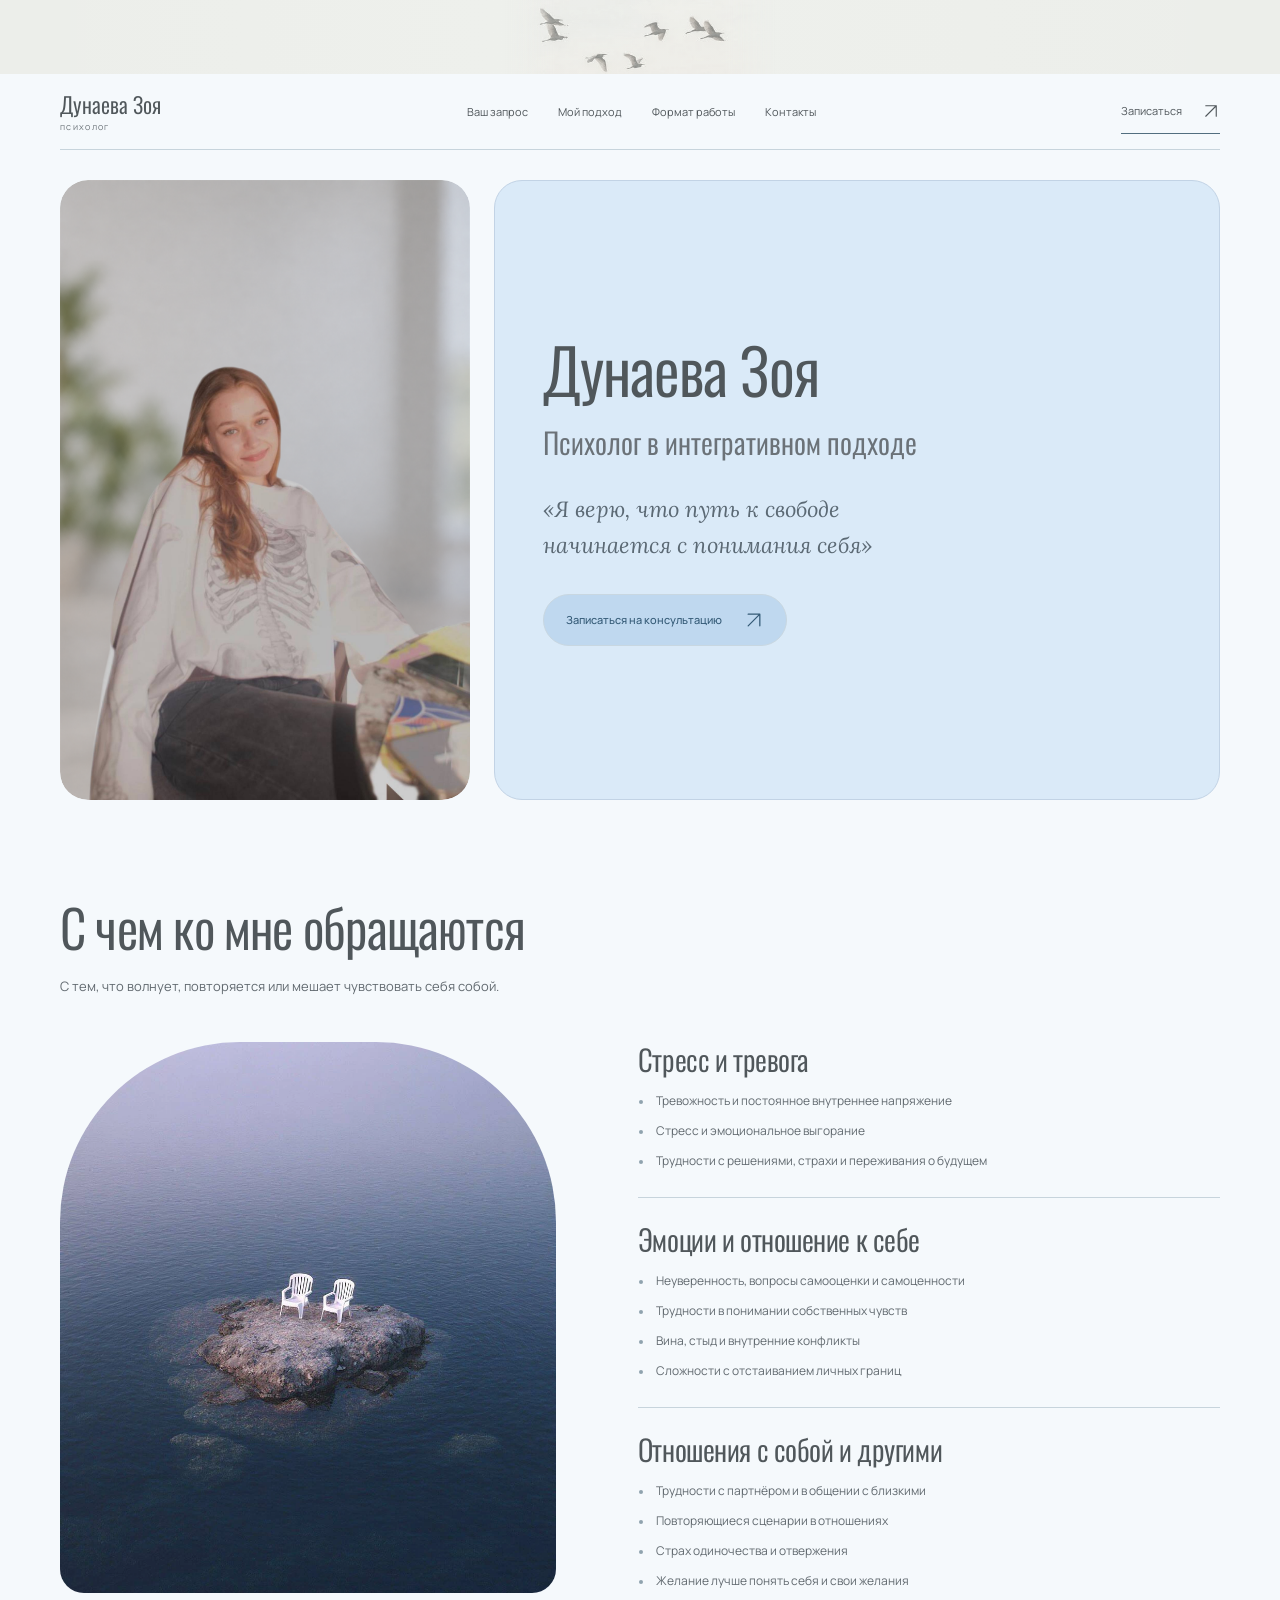
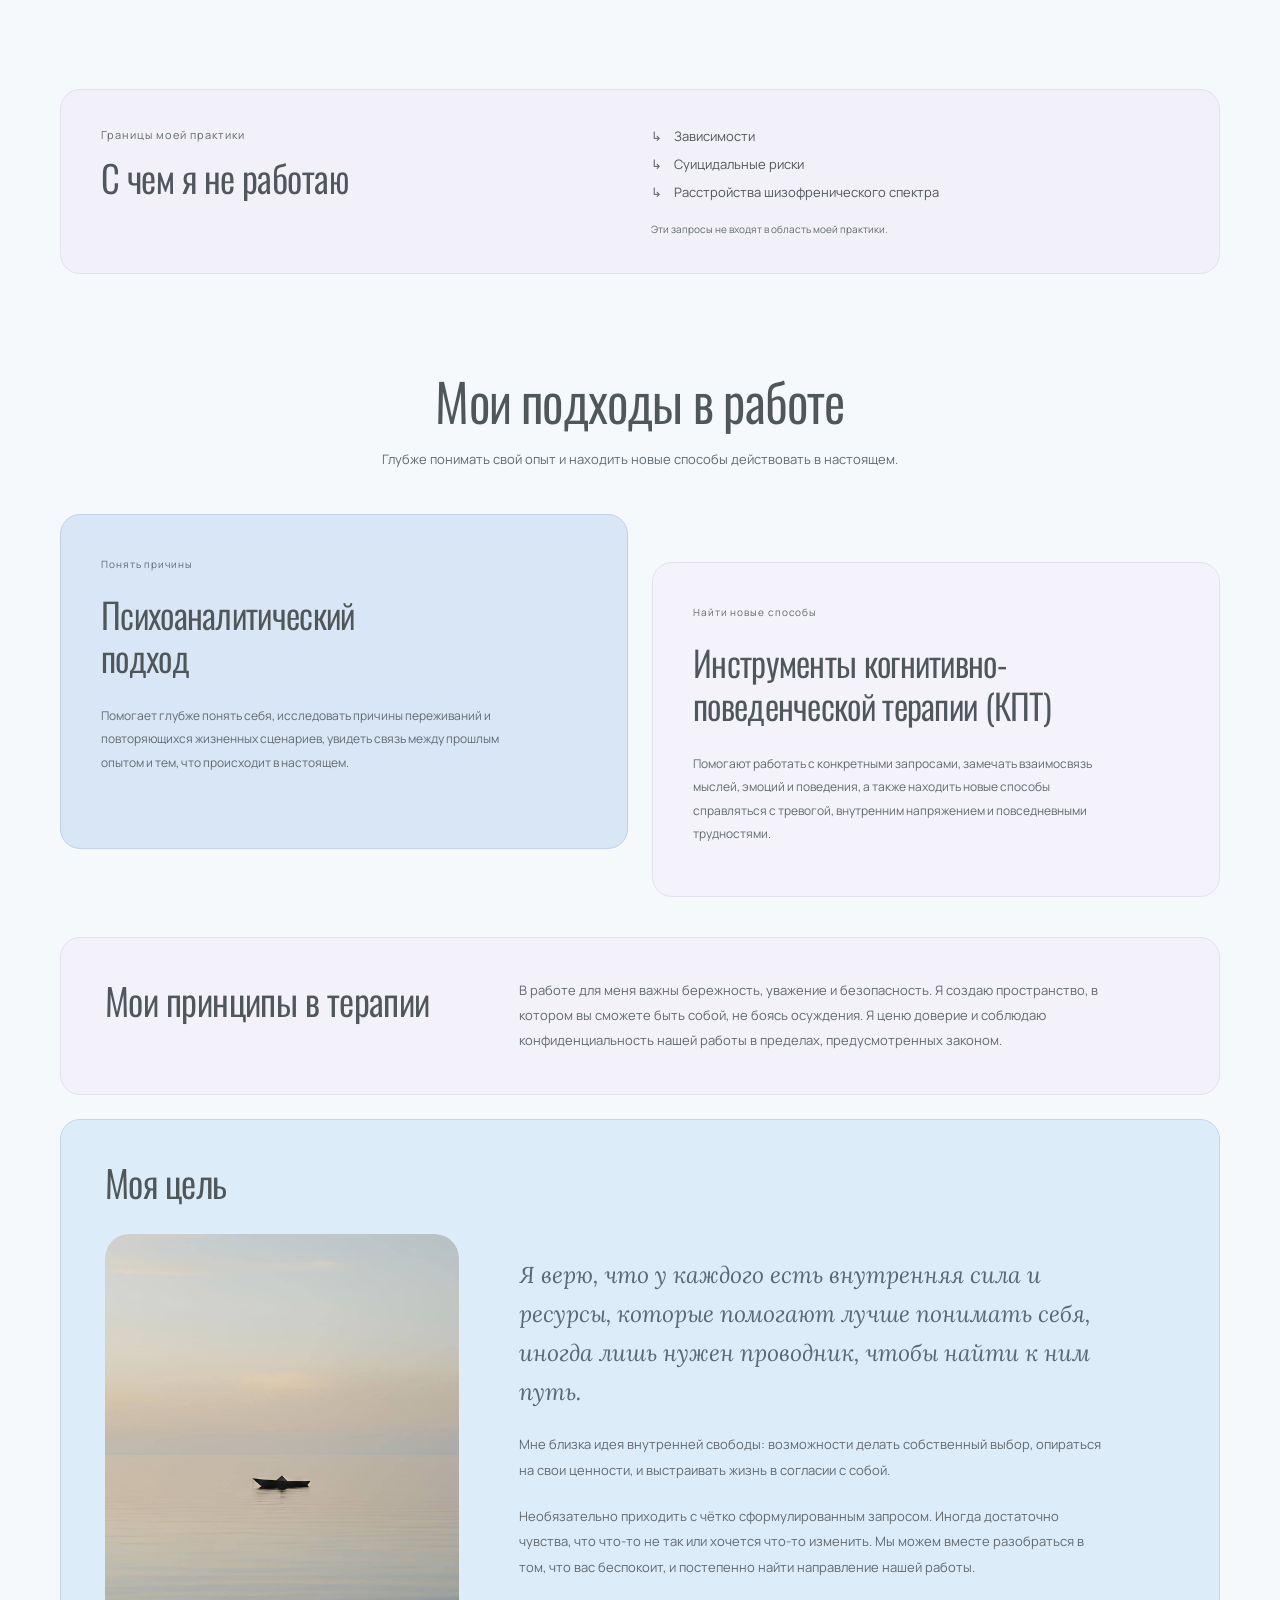
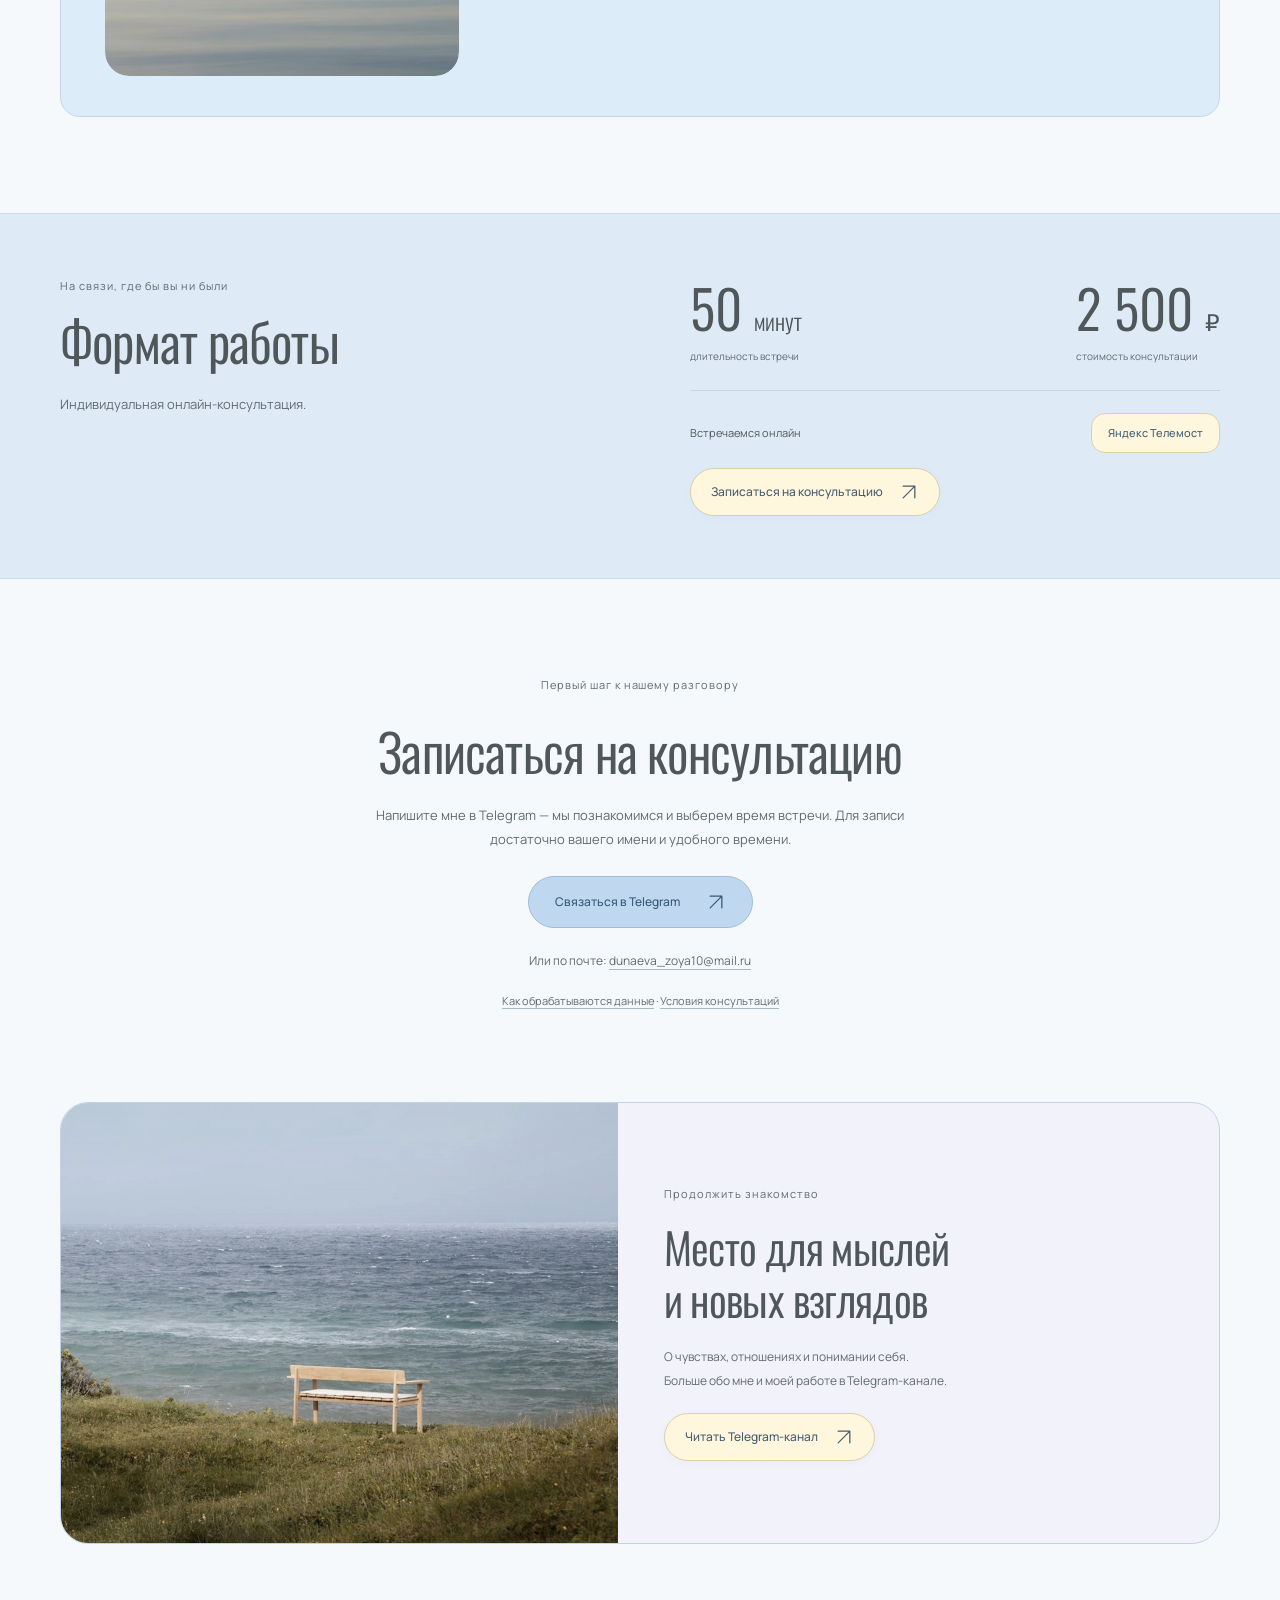
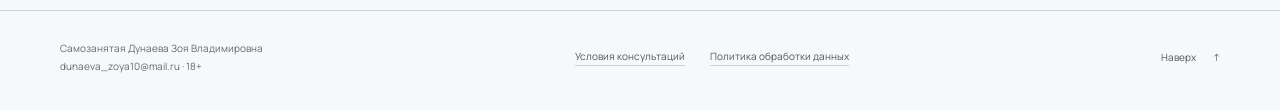
<file: index.html>
<!doctype html>
<html lang="ru">
<head>
  <meta charset="utf-8">
  <meta name="viewport" content="width=device-width,initial-scale=1">
  <meta name="theme-color" content="#eaf0f3">
  <meta name="description" content="Дунаева Зоя, психолог в интегративном подходе. Индивидуальные онлайн-консультации: 50 минут, 2 500 ₽. Запись в Telegram.">
  <meta name="robots" content="noindex, nofollow">
  <title>Дунаева Зоя | Психолог в интегративном подходе</title>
  <link rel="icon" href="assets/favicon.svg" type="image/svg+xml">
  <link rel="preload" href="assets/oswald.woff2" as="font" type="font/woff2" crossorigin>
  <link rel="stylesheet" href="styles.css?v=20261028-2">
  <script src="app.js" defer></script>
</head>
<body>
  <a class="skip-link" href="#main">Перейти к содержимому</a>
  <div class="sky-strip" aria-hidden="true"><div class="sky-birds"><img src="assets/birds.webp" alt="" width="474" height="683"></div></div>
  <header class="header">
    <div class="container header-inner">
      <a class="wordmark" href="#home">Дунаева Зоя<span>психолог</span></a>
      <nav id="navigation" class="navigation" aria-label="Основная навигация"><a href="#requests">Ваш запрос</a><a href="#approach">Мой подход</a><a href="#format">Формат работы</a><a href="#contacts">Контакты</a></nav>
      <a class="nav-contact" href="#contacts">Записаться <svg class="arrow-icon" viewBox="0 0 24 24" fill="none" aria-hidden="true" focusable="false"><path d="M5 19 19 5M5 5h14v14" stroke="currentColor" stroke-width="1.5" stroke-linecap="round" stroke-linejoin="round"/></svg></a>
      <button class="menu-toggle" type="button" aria-label="Открыть меню" aria-expanded="false" aria-controls="navigation"><span></span><span></span></button>
    </div>
  </header>

  <main id="main">
    <section class="hero container" id="home" aria-labelledby="hero-title">
      <div class="hero-portrait"><img class="portrait" src="assets/portrait-neutral-soft.webp" alt="Зоя Дунаева" width="1354" height="2048" fetchpriority="high"></div>
      <div class="hero-copy"><h1 id="hero-title">Дунаева Зоя</h1><p class="hero-role">Психолог в интегративном подходе</p><p class="hero-quote">«Я верю, что путь к свободе начинается с понимания себя»</p><a class="button button-blue" href="#contacts">Записаться на консультацию <svg class="arrow-icon" viewBox="0 0 24 24" fill="none" aria-hidden="true" focusable="false"><path d="M5 19 19 5M5 5h14v14" stroke="currentColor" stroke-width="1.5" stroke-linecap="round" stroke-linejoin="round"/></svg></a></div>
    </section>

    <section class="requests section container" id="requests" aria-labelledby="requests-title">
      <div class="section-heading"><h2 id="requests-title">С чем ко мне обращаются</h2><p>С тем, что волнует, повторяется или мешает чувствовать себя собой.</p></div>
      <div class="requests-layout"><figure class="chairs-photo"><img src="assets/chairs-blue.webp" alt="Два белых стула на небольшом островке среди голубого моря" width="960" height="1200" loading="lazy"></figure>
        <div class="request-groups"><article class="request-group"><h3>Стресс и тревога</h3><ul><li>Тревожность и постоянное внутреннее напряжение</li><li>Стресс и эмоциональное выгорание</li><li>Трудности с решениями, страхи и переживания о будущем</li></ul></article><article class="request-group"><h3>Эмоции и отношение к себе</h3><ul><li>Неуверенность, вопросы самооценки и самоценности</li><li>Трудности в понимании собственных чувств</li><li>Вина, стыд и внутренние конфликты</li><li>Сложности с отстаиванием личных границ</li></ul></article><article class="request-group"><h3>Отношения с собой и другими</h3><ul><li>Трудности с партнёром и в общении с близкими</li><li>Повторяющиеся сценарии в отношениях</li><li>Страх одиночества и отвержения</li><li>Желание лучше понять себя и свои желания</li></ul></article></div>
      </div>
    </section>

    <section class="boundaries container" aria-labelledby="boundaries-title"><div><p class="small-label">Границы моей практики</p><h2 id="boundaries-title">С чем я не работаю</h2></div><div class="boundaries-content"><ul><li>Зависимости</li><li>Суицидальные риски</li><li>Расстройства шизофренического спектра</li></ul><p>Эти запросы не входят в область моей практики.</p></div></section>

    <section class="approaches section container" id="approach" aria-labelledby="approach-title"><div class="section-heading"><h2 id="approach-title">Мои подходы в работе</h2><p>Глубже понимать свой опыт и находить новые способы действовать в настоящем.</p></div><div class="approach-grid"><article class="approach-card approach-deep"><p class="approach-caption">Понять причины</p><h3>Психоанали&shy;тический<br>подход</h3><p>Помогает глубже понять себя, исследовать причины переживаний и повторяющихся жизненных сценариев, увидеть связь между прошлым опытом и тем, что происходит в настоящем.</p></article><article class="approach-card approach-practical"><p class="approach-caption">Найти новые способы</p><h3>Инструменты когнитивно-<br>поведен&shy;ческой терапии (КПТ)</h3><p>Помогают работать с конкретными запросами, замечать взаимосвязь мыслей, эмоций и поведения, а также находить новые способы справляться с тревогой, внутренним напряжением и повседневными трудностями.</p></article></div></section>

    <section class="values container" id="principles" aria-label="Мои принципы и цель терапии">
      <article class="values-card values-principles" aria-labelledby="principles-title">
        <h2 id="principles-title">Мои принципы в терапии</h2>
        <div class="values-body"><p>В работе для меня важны бережность, уважение и безопасность. Я создаю пространство, в котором вы сможете быть собой, не боясь осуждения. Я ценю доверие и соблюдаю конфиденциальность нашей работы в пределах, предусмотренных законом.</p></div>
      </article>
      <article class="values-card values-goal" aria-labelledby="goal-title">
        <div class="goal-visual"><h2 id="goal-title">Моя цель</h2><figure class="goal-photo"><img src="assets/goal-boat.jpg" alt="Небольшая лодка на спокойной воде" width="1200" height="1800" loading="lazy"></figure></div>
        <div class="values-body">
          <p class="values-quote"><em>Я верю, что у каждого есть внутренняя сила и ресурсы, которые помогают лучше понимать себя, иногда лишь нужен проводник, чтобы найти к ним путь.</em></p>
          <p>Мне близка идея внутренней свободы: возможности делать собственный выбор, опираться на свои ценности, и выстраивать жизнь в согласии с собой.</p>
          <p>Необязательно приходить с чётко сформулированным запросом. Иногда достаточно чувства, что что-то не так или хочется что-то изменить. Мы можем вместе разобраться в том, что вас беспокоит, и постепенно найти направление нашей работы.</p>
        </div>
      </article>
    </section>

    <section class="format-section" id="format" aria-labelledby="format-title"><div class="container format-layout"><div class="format-intro"><p class="small-label">На связи, где бы вы ни были</p><h2 id="format-title">Формат работы</h2><p>Индивидуальная онлайн-консультация.</p></div><div class="format-details"><div class="format-numbers"><div><span class="format-value">50 <small>минут</small></span><p>длительность встречи</p></div><div><span class="format-value">2 500 <small>₽</small></span><p>стоимость консультации</p></div></div><div class="platform-row"><span>Встречаемся онлайн</span><strong class="platform-badge">Яндекс Телемост</strong></div><a class="button button-pastel" href="#contacts">Записаться на консультацию <svg class="arrow-icon" viewBox="0 0 24 24" fill="none" aria-hidden="true" focusable="false"><path d="M5 19 19 5M5 5h14v14" stroke="currentColor" stroke-width="1.5" stroke-linecap="round" stroke-linejoin="round"/></svg></a></div></div></section>

    <section class="contacts section container" id="contacts" aria-labelledby="contacts-title">
      <p class="small-label">Первый шаг к нашему разговору</p><h2 id="contacts-title">Записаться на консультацию</h2>
      <p class="contact-intro">Напишите мне в Telegram — мы познакомимся и выберем время встречи. Для записи достаточно вашего имени и удобного времени.</p>
      <a class="button button-blue" href="https://t.me/dunaevazoya" target="_blank" rel="noopener noreferrer">Связаться в Telegram <svg class="arrow-icon" viewBox="0 0 24 24" fill="none" aria-hidden="true" focusable="false"><path d="M5 19 19 5M5 5h14v14" stroke="currentColor" stroke-width="1.5" stroke-linecap="round" stroke-linejoin="round"/></svg></a>
      <p class="contact-email">Или по почте: <a href="mailto:dunaeva_zoya10@mail.ru">dunaeva_zoya10@mail.ru</a></p>
      <p class="contact-legal"><a href="privacy/">Как обрабатываются данные</a><span aria-hidden="true"> · </span><a href="terms/">Условия консультаций</a></p>
    </section>

    <section class="journal container" aria-labelledby="journal-title"><div class="journal-photo"><img class="journal-image" src="assets/sea.webp" alt="Скамейка на тихом морском берегу" width="900" height="1600" loading="lazy"></div><div class="journal-content"><p class="small-label">Продолжить знакомство</p><h2 id="journal-title">Место для мыслей<br>и новых взглядов</h2><p>О чувствах, отношениях и понимании себя.<br>Больше обо мне и моей работе в Telegram-канале.</p><a class="button button-pastel" href="https://t.me/justliveandgo" target="_blank" rel="noopener noreferrer">Читать Telegram-канал <svg class="arrow-icon" viewBox="0 0 24 24" fill="none" aria-hidden="true" focusable="false"><path d="M5 19 19 5M5 5h14v14" stroke="currentColor" stroke-width="1.5" stroke-linecap="round" stroke-linejoin="round"/></svg></a></div></section>
  </main>

  <footer class="footer"><div class="container footer-inner"><p>Самозанятая Дунаева Зоя Владимировна<br><a href="mailto:dunaeva_zoya10@mail.ru">dunaeva_zoya10@mail.ru</a> · 18+</p><div class="footer-links"><a href="terms/">Условия консультаций</a><a href="privacy/">Политика обработки данных</a></div><a href="#home" aria-label="Наверх страницы">Наверх <span aria-hidden="true">↑</span></a></div></footer>
</body>
</html>
</file>
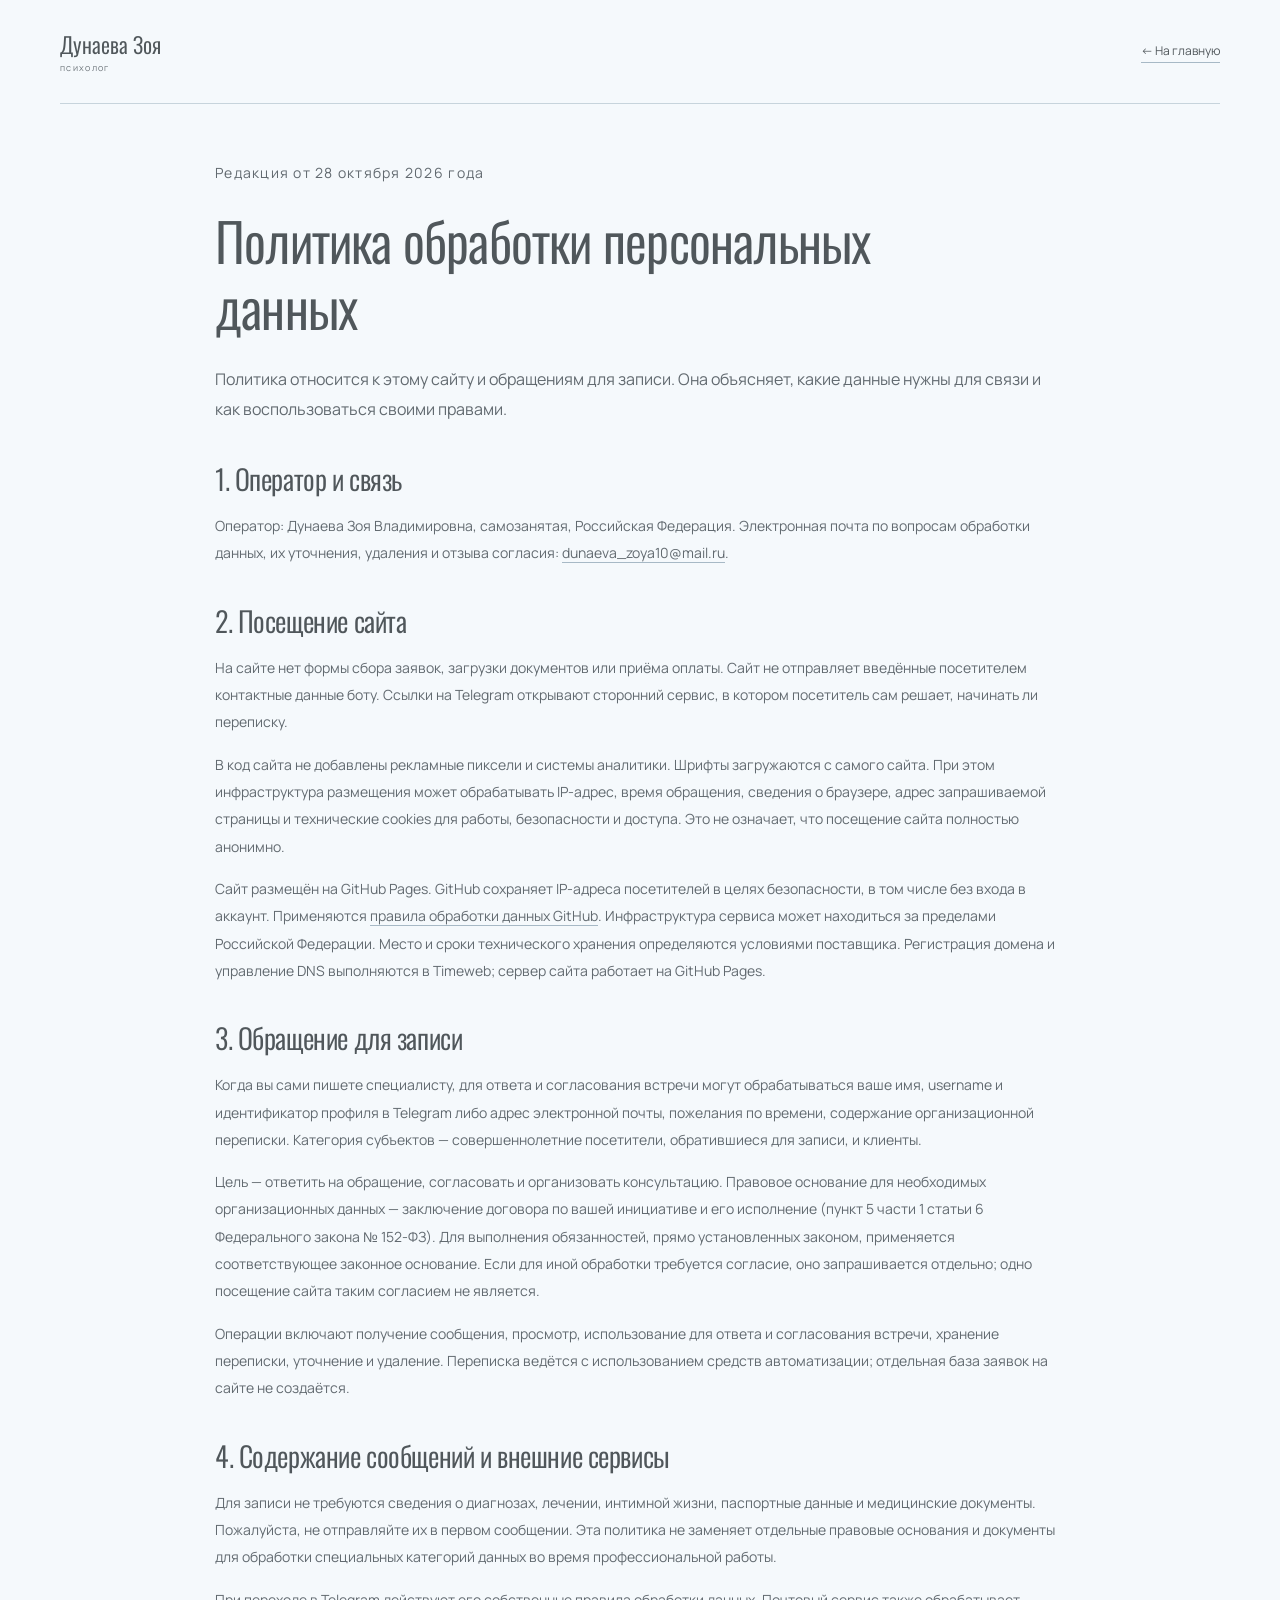
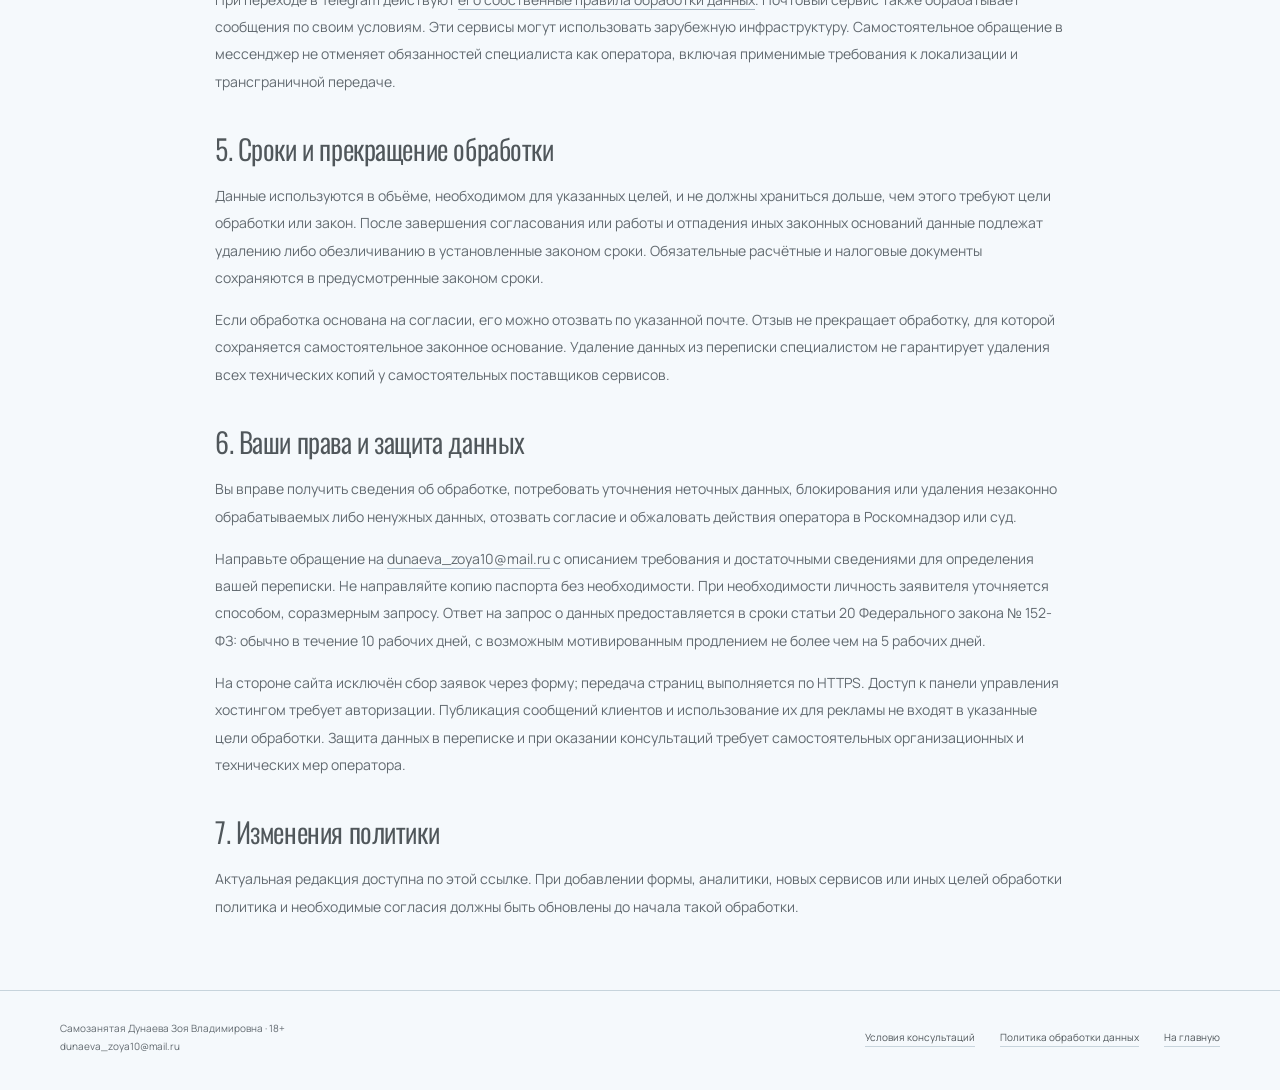
<file: privacy/index.html>
<!doctype html><html lang="ru"><head><meta charset="utf-8"><meta name="viewport" content="width=device-width,initial-scale=1"><meta name="robots" content="noindex,nofollow"><title>Политика обработки персональных данных | Дунаева Зоя</title><link rel="icon" href="../assets/favicon.svg" type="image/svg+xml"><link rel="stylesheet" href="../styles.css"></head><body><header class="legal-header container"><a class="wordmark" href="../">Дунаева Зоя<span>психолог</span></a><a href="../">← На главную</a></header><main class="legal-document container"><p class="small-label">Редакция от 28 октября 2026 года</p><h1>Политика обработки персональных данных</h1><p class="legal-lead">Политика относится к этому сайту и обращениям для записи. Она объясняет, какие данные нужны для связи и как воспользоваться своими правами.</p><section><h2>1. Оператор и связь</h2><p>Оператор: Дунаева Зоя Владимировна, самозанятая, Российская Федерация. Электронная почта по вопросам обработки данных, их уточнения, удаления и отзыва согласия: <a href="mailto:dunaeva_zoya10@mail.ru">dunaeva_zoya10@mail.ru</a>.</p></section><section><h2>2. Посещение сайта</h2><p>На сайте нет формы сбора заявок, загрузки документов или приёма оплаты. Сайт не отправляет введённые посетителем контактные данные боту. Ссылки на Telegram открывают сторонний сервис, в котором посетитель сам решает, начинать ли переписку.</p><p>В код сайта не добавлены рекламные пиксели и системы аналитики. Шрифты загружаются с самого сайта. При этом инфраструктура размещения может обрабатывать IP-адрес, время обращения, сведения о браузере, адрес запрашиваемой страницы и технические cookies для работы, безопасности и доступа. Это не означает, что посещение сайта полностью анонимно.</p><p>Сайт размещён на GitHub Pages. GitHub сохраняет IP-адреса посетителей в целях безопасности, в том числе без входа в аккаунт. Применяются <a href="https://docs.github.com/en/site-policy/privacy-policies/github-general-privacy-statement" target="_blank" rel="noopener noreferrer">правила обработки данных GitHub</a>. Инфраструктура сервиса может находиться за пределами Российской Федерации. Место и сроки технического хранения определяются условиями поставщика. Регистрация домена и управление DNS выполняются в Timeweb; сервер сайта работает на GitHub Pages.</p></section><section><h2>3. Обращение для записи</h2><p>Когда вы сами пишете специалисту, для ответа и согласования встречи могут обрабатываться ваше имя, username и идентификатор профиля в Telegram либо адрес электронной почты, пожелания по времени, содержание организационной переписки. Категория субъектов — совершеннолетние посетители, обратившиеся для записи, и клиенты.</p><p>Цель — ответить на обращение, согласовать и организовать консультацию. Правовое основание для необходимых организационных данных — заключение договора по вашей инициативе и его исполнение (пункт 5 части 1 статьи 6 Федерального закона № 152-ФЗ). Для выполнения обязанностей, прямо установленных законом, применяется соответствующее законное основание. Если для иной обработки требуется согласие, оно запрашивается отдельно; одно посещение сайта таким согласием не является.</p><p>Операции включают получение сообщения, просмотр, использование для ответа и согласования встречи, хранение переписки, уточнение и удаление. Переписка ведётся с использованием средств автоматизации; отдельная база заявок на сайте не создаётся.</p></section><section><h2>4. Содержание сообщений и внешние сервисы</h2><p>Для записи не требуются сведения о диагнозах, лечении, интимной жизни, паспортные данные и медицинские документы. Пожалуйста, не отправляйте их в первом сообщении. Эта политика не заменяет отдельные правовые основания и документы для обработки специальных категорий данных во время профессиональной работы.</p><p>При переходе в Telegram действуют <a href="https://telegram.org/privacy" target="_blank" rel="noopener noreferrer">его собственные правила обработки данных</a>. Почтовый сервис также обрабатывает сообщения по своим условиям. Эти сервисы могут использовать зарубежную инфраструктуру. Самостоятельное обращение в мессенджер не отменяет обязанностей специалиста как оператора, включая применимые требования к локализации и трансграничной передаче.</p></section><section><h2>5. Сроки и прекращение обработки</h2><p>Данные используются в объёме, необходимом для указанных целей, и не должны храниться дольше, чем этого требуют цели обработки или закон. После завершения согласования или работы и отпадения иных законных оснований данные подлежат удалению либо обезличиванию в установленные законом сроки. Обязательные расчётные и налоговые документы сохраняются в предусмотренные законом сроки.</p><p>Если обработка основана на согласии, его можно отозвать по указанной почте. Отзыв не прекращает обработку, для которой сохраняется самостоятельное законное основание. Удаление данных из переписки специалистом не гарантирует удаления всех технических копий у самостоятельных поставщиков сервисов.</p></section><section><h2>6. Ваши права и защита данных</h2><p>Вы вправе получить сведения об обработке, потребовать уточнения неточных данных, блокирования или удаления незаконно обрабатываемых либо ненужных данных, отозвать согласие и обжаловать действия оператора в Роскомнадзор или суд.</p><p>Направьте обращение на <a href="mailto:dunaeva_zoya10@mail.ru">dunaeva_zoya10@mail.ru</a> с описанием требования и достаточными сведениями для определения вашей переписки. Не направляйте копию паспорта без необходимости. При необходимости личность заявителя уточняется способом, соразмерным запросу. Ответ на запрос о данных предоставляется в сроки статьи 20 Федерального закона № 152-ФЗ: обычно в течение 10 рабочих дней, с возможным мотивированным продлением не более чем на 5 рабочих дней.</p><p>На стороне сайта исключён сбор заявок через форму; передача страниц выполняется по HTTPS. Доступ к панели управления хостингом требует авторизации. Публикация сообщений клиентов и использование их для рекламы не входят в указанные цели обработки. Защита данных в переписке и при оказании консультаций требует самостоятельных организационных и технических мер оператора.</p></section><section><h2>7. Изменения политики</h2><p>Актуальная редакция доступна по этой ссылке. При добавлении формы, аналитики, новых сервисов или иных целей обработки политика и необходимые согласия должны быть обновлены до начала такой обработки.</p></section></main><footer class="footer"><div class="container footer-inner"><p>Самозанятая Дунаева Зоя Владимировна · 18+<br/><a href="mailto:dunaeva_zoya10@mail.ru">dunaeva_zoya10@mail.ru</a></p><div class="footer-links"><a href="../terms/">Условия консультаций</a><a href="../privacy/">Политика обработки данных</a><a href="../">На главную</a></div></div></footer></body></html>
</file>
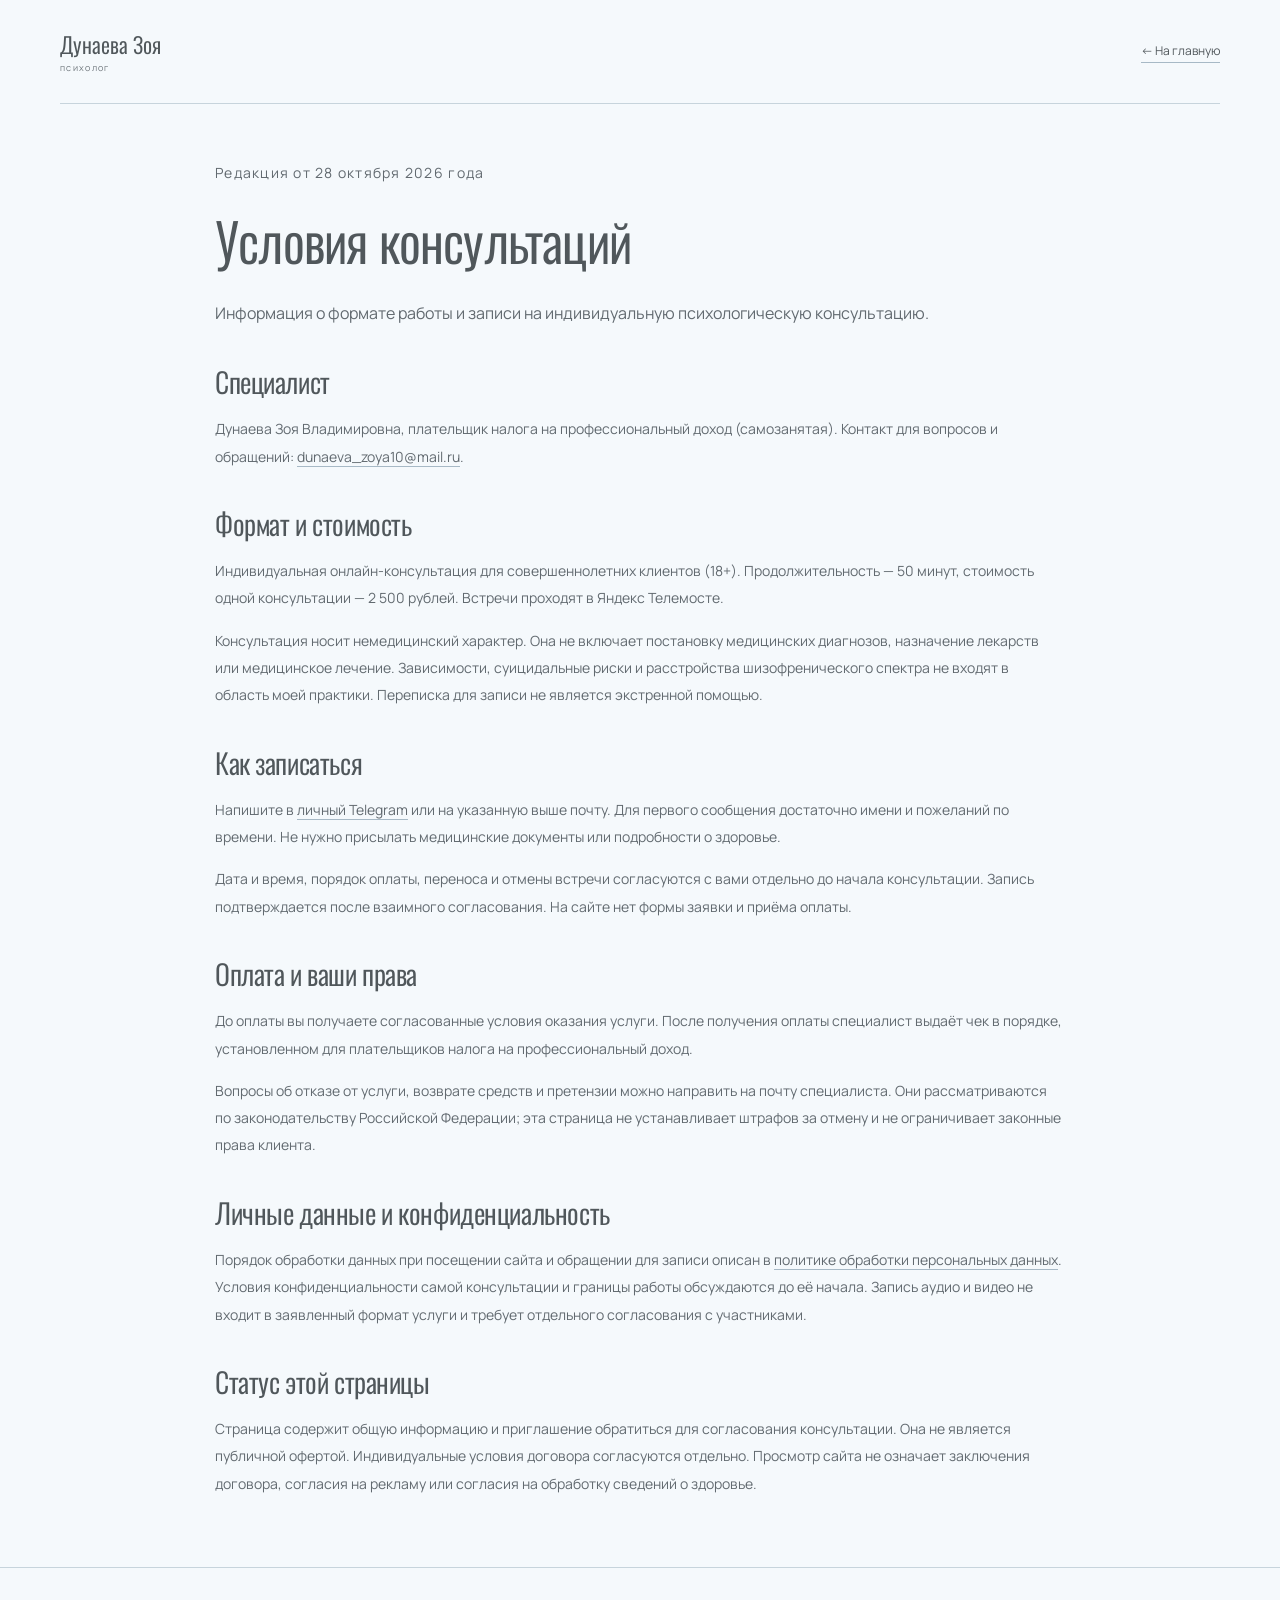
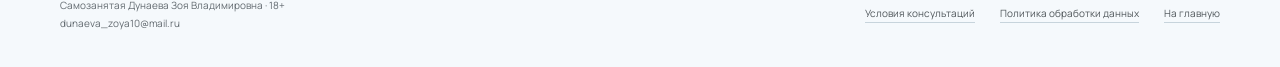
<file: terms/index.html>
<!doctype html><html lang="ru"><head><meta charset="utf-8"><meta name="viewport" content="width=device-width,initial-scale=1"><meta name="robots" content="noindex,nofollow"><title>Условия консультаций | Дунаева Зоя</title><link rel="icon" href="../assets/favicon.svg" type="image/svg+xml"><link rel="stylesheet" href="../styles.css"></head><body><header class="legal-header container"><a class="wordmark" href="../">Дунаева Зоя<span>психолог</span></a><a href="../">← На главную</a></header><main class="legal-document container"><p class="small-label">Редакция от 28 октября 2026 года</p><h1>Условия консультаций</h1><p class="legal-lead">Информация о формате работы и записи на индивидуальную психологическую консультацию.</p><section><h2>Специалист</h2><p>Дунаева Зоя Владимировна, плательщик налога на профессиональный доход (самозанятая). Контакт для вопросов и обращений: <a href="mailto:dunaeva_zoya10@mail.ru">dunaeva_zoya10@mail.ru</a>.</p></section><section><h2>Формат и стоимость</h2><p>Индивидуальная онлайн-консультация для совершеннолетних клиентов (18+). Продолжительность — 50 минут, стоимость одной консультации — 2 500 рублей. Встречи проходят в Яндекс Телемосте.</p><p>Консультация носит немедицинский характер. Она не включает постановку медицинских диагнозов, назначение лекарств или медицинское лечение. Зависимости, суицидальные риски и расстройства шизофренического спектра не входят в область моей практики. Переписка для записи не является экстренной помощью.</p></section><section><h2>Как записаться</h2><p>Напишите в <a href="https://t.me/dunaevazoya" target="_blank" rel="noopener noreferrer">личный Telegram</a> или на указанную выше почту. Для первого сообщения достаточно имени и пожеланий по времени. Не нужно присылать медицинские документы или подробности о здоровье.</p><p>Дата и время, порядок оплаты, переноса и отмены встречи согласуются с вами отдельно до начала консультации. Запись подтверждается после взаимного согласования. На сайте нет формы заявки и приёма оплаты.</p></section><section><h2>Оплата и ваши права</h2><p>До оплаты вы получаете согласованные условия оказания услуги. После получения оплаты специалист выдаёт чек в порядке, установленном для плательщиков налога на профессиональный доход.</p><p>Вопросы об отказе от услуги, возврате средств и претензии можно направить на почту специалиста. Они рассматриваются по законодательству Российской Федерации; эта страница не устанавливает штрафов за отмену и не ограничивает законные права клиента.</p></section><section><h2>Личные данные и конфиденциальность</h2><p>Порядок обработки данных при посещении сайта и обращении для записи описан в <a href="../privacy/">политике обработки персональных данных</a>. Условия конфиденциальности самой консультации и границы работы обсуждаются до её начала. Запись аудио и видео не входит в заявленный формат услуги и требует отдельного согласования с участниками.</p></section><section><h2>Статус этой страницы</h2><p>Страница содержит общую информацию и приглашение обратиться для согласования консультации. Она не является публичной офертой. Индивидуальные условия договора согласуются отдельно. Просмотр сайта не означает заключения договора, согласия на рекламу или согласия на обработку сведений о здоровье.</p></section></main><footer class="footer"><div class="container footer-inner"><p>Самозанятая Дунаева Зоя Владимировна · 18+<br/><a href="mailto:dunaeva_zoya10@mail.ru">dunaeva_zoya10@mail.ru</a></p><div class="footer-links"><a href="../terms/">Условия консультаций</a><a href="../privacy/">Политика обработки данных</a><a href="../">На главную</a></div></div></footer></body></html>
</file>
<file: styles.css>
@font-face{font-family:'Cormorant Garamond';src:url('assets/cormorant-garamond-italic.woff2') format('woff2');font-style:italic;font-weight:300 700;font-display:swap}
@font-face{font-family:Lora;src:url('assets/lora-italic.woff2') format('woff2');font-style:italic;font-weight:400 700;font-display:swap}
@font-face{font-family:Oswald;src:url('assets/oswald.woff2') format('woff2');font-style:normal;font-weight:200 700;font-display:swap}
@font-face{font-family:Manrope;src:url('assets/manrope.woff2') format('woff2');font-style:normal;font-weight:200 800;font-display:swap}
@font-face{font-family:Cormorant;src:url('assets/cormorant.woff2') format('woff2');font-style:normal;font-weight:300 700;font-display:swap}
/* Soft blue-gray surfaces; cream is reserved for the primary action.
   Radii: pill actions, 28px feature surfaces, 20px content panels.
   Layers: sticky navigation 10, accessibility link 30, native dialog top layer. */
:root{--page:#f5f9fc;--surface:#fafcfd;--wash:#e5edf1;--ink:#50575b;--muted:#626a70;--line:#c7d4dc;--blue:#526e7f;--blue-hover:#425d6d;--hero:#daeaf8;--cream:#f6f0de;--soft-white:#f8fbfd;--action:#bfd8ef;--action-hover:#adcce6;--action-ink:#345a76;--radius:28px;color-scheme:light}
*{box-sizing:border-box}html{scroll-behavior:smooth;scroll-padding-top:96px}body{margin:0;background:var(--page);color:var(--ink);font-family:Manrope,Arial,sans-serif;font-size:14px;line-height:1.8;font-weight:400;-webkit-font-smoothing:antialiased}a{color:inherit;text-decoration:none}button{font:inherit;cursor:pointer}button,a{-webkit-tap-highlight-color:transparent}button{color:inherit}h1,h2,h3,p,figure,ul{margin:0}h1,h2,h3{font-family:Oswald,'Arial Narrow',sans-serif;font-weight:350;line-height:1.18;letter-spacing:-.015em}h2{font-size:clamp(36px,4.2vw,52px)}p{color:var(--muted)}a:focus-visible,button:focus-visible{outline:2px solid var(--blue);outline-offset:5px}::selection{background:var(--blue);color:var(--surface)}.container{width:min(1160px,calc(100% - 96px));margin-inline:auto}.section{padding-block:96px}.small-label{font-size:11px;letter-spacing:.09em;font-weight:400}.button{min-height:48px;max-width:100%;display:inline-flex;align-items:center;justify-content:center;gap:26px;padding:15px 26px;border-radius:100px;border:1px solid transparent;font-size:12px;font-weight:500;line-height:1.65;white-space:nowrap;transition:background .2s,transform .2s,box-shadow .2s}.arrow-icon{display:block;width:19px;height:19px;flex:none}
.button .arrow-icon{width:20px;height:20px}.button:active{transform:translateY(1px)}.button-cream{background:var(--cream);color:#344c59}.button-cream:hover{background:#fff9e9;box-shadow:0 5px 18px #263c4414}.button-blue{background:var(--action);color:var(--action-ink);border-color:#9dbed9}.button-blue:hover{background:var(--action-hover)}.button-pastel{background:#fff6de;color:#465e70;border:1px solid #ddcfaa;box-shadow:0 3px 10px #54789809;white-space:normal;text-align:left;justify-content:space-between;gap:16px;padding:13px 20px;max-width:100%}.button-pastel:hover{background:#fffbe9;border-color:#cabc94}.text-link{display:inline-flex;align-items:center;gap:30px;font-size:12px;line-height:1.6;padding:8px 0;border:0;border-bottom:1px solid var(--line);background:transparent;color:var(--ink);transition:color .2s,border-color .2s}.text-link span{font-size:21px;font-weight:300}.text-link:hover{color:var(--blue-hover);border-color:var(--blue)}.skip-link{position:fixed;left:20px;top:-80px;z-index:30;background:var(--blue);color:var(--surface);padding:10px 15px}.skip-link:focus{top:15px}
.sky-strip{height:74px;background:#eceeea;overflow:hidden;position:relative}.sky-strip::after{content:'';position:absolute;inset:0;background:linear-gradient(90deg,#eceeea00,#f8faf632 45%,#eceeea00);pointer-events:none}.sky-birds{position:absolute;inset:0;margin:auto;width:270px;overflow:hidden;mask-image:linear-gradient(90deg,transparent,#000 18%,#000 82%,transparent)}.sky-birds img{position:absolute;width:100%;height:auto;top:50%;transform:translateY(-55%);filter:saturate(.25) brightness(1.14);opacity:.54}.header{position:sticky;top:0;z-index:10;background:#f5f9fcf5;backdrop-filter:blur(12px)}.header-inner{height:76px;display:flex;justify-content:space-between;align-items:center;gap:25px;border-bottom:1px solid var(--line)}.wordmark{font-family:Oswald,'Arial Narrow',sans-serif;font-size:22px;font-weight:350;white-space:nowrap;line-height:1.3}.wordmark span{display:block;font-family:Manrope,Arial,sans-serif;font-size:9px;letter-spacing:.15em;color:var(--muted);margin-top:3px}.navigation{display:flex;gap:30px;align-items:center;font-size:11px}.navigation a{white-space:nowrap;padding-block:6px;transition:color .2s}.navigation a:hover{color:#213f52}.nav-contact{display:inline-flex;align-items:center;gap:20px;min-height:44px;font-size:11px;border-bottom:1px solid var(--blue);padding:6px 0;white-space:nowrap}.nav-contact .arrow-icon{width:18px;height:18px}.menu-toggle{display:none;background:none;border:0;padding:10px}.menu-toggle span{display:block;width:22px;height:1px;margin:6px 0;background:var(--ink)}
/* Separate photo and text panels; frame boundaries provide natural cropping. */
.hero{margin-top:30px;display:grid;grid-template-columns:minmax(0,410px) minmax(0,1fr);gap:24px;height:auto;min-height:0;isolation:isolate;align-items:stretch}
.hero-portrait{position:relative;height:auto;min-width:0;overflow:hidden;border-radius:var(--radius);align-self:start}
.portrait{display:block;width:100%;height:auto;border-radius:inherit}
.hero-copy{height:100%;display:flex;flex-direction:column;align-items:flex-start;justify-content:center;padding:42px 48px;border-radius:var(--radius);background:var(--hero);min-width:0}
.hero h1{color:var(--ink);font-size:clamp(47px,4.9vw,68px);font-weight:350;line-height:1.12}
.hero-role{font-family:Oswald,'Arial Narrow',sans-serif;font-weight:350;color:#6b7278;font-size:29px;line-height:1.4;margin-top:17px}
.hero-quote{font-family:Lora,Georgia,serif;font-style:italic;color:#5b6974;font-size:22px;line-height:1.65;font-weight:400;max-width:360px;margin-top:29px;letter-spacing:normal;text-wrap:balance}
.hero .button{margin-top:30px;font-size:11px;padding:15px 22px;gap:22px;border-color:#c8d7e1}
.hero .button:focus-visible{outline-color:var(--blue)}
.section-heading{max-width:760px;margin-bottom:44px}.section-heading>p{font-size:13px;margin-top:17px;max-width:600px}.requests-layout{display:grid;grid-template-columns:.92fr 1.08fr;gap:82px;align-items:start}.chairs-photo{padding-top:9px;position:sticky;top:115px}.chairs-photo img{display:block;width:100%;aspect-ratio:4/4.7;object-fit:cover;object-position:50% 65%;border-radius:180px 180px 24px 24px;filter:saturate(.25);opacity:.9}.request-group+.request-group{margin-top:24px;padding-top:24px;border-top:1px solid var(--line)}.request-group h3{font-size:29px;margin-bottom:14px}.request-group ul{list-style:none;padding:0;display:grid;gap:8px}.request-group li{position:relative;padding-left:18px;color:var(--muted);font-size:12px;line-height:1.85}.request-group li::before{content:'';width:4px;height:4px;border-radius:50%;background:#8fa3ae;position:absolute;left:1px;top:10px}
.boundaries{background:#f2f0f8;border-radius:20px;padding:35px 40px;display:grid;grid-template-columns:1fr 1.1fr;gap:70px}.boundaries .small-label{margin-bottom:12px}.boundaries h2{font-size:37px}.boundaries-content{align-self:center}.boundaries-content ul{list-style:none;padding:0;display:grid;gap:5px}.boundaries-content li{font-size:13px}.boundaries-content li::before{content:'↳';margin-right:12px;color:var(--muted)}.boundaries-content>p{font-size:10px;margin-top:15px}
.approaches{padding-bottom:40px}.approaches .section-heading{text-align:center;margin-inline:auto;margin-bottom:42px}.approaches .section-heading p{margin-inline:auto}.approach-grid{display:grid;grid-template-columns:1fr 1fr;gap:24px;align-items:start}.approach-card{padding:40px 40px 43px;border-radius:20px;position:relative;overflow:hidden;min-height:335px}.approach-deep{background:#d8e6f6}.approach-practical{background:#f4f2fa;margin-top:48px}.approach-caption{font-size:10px;letter-spacing:.09em;margin-bottom:20px}.approach-card h3{hyphens:manual;overflow-wrap:break-word;font-size:35px;line-height:1.25;letter-spacing:-.02em;position:relative}.approach-card>p:last-child{font-size:12px;line-height:1.95;margin-top:24px;max-width:415px;position:relative}.approach-abbreviation{position:absolute;right:24px;top:30px;font-family:Oswald,sans-serif;font-weight:200;line-height:1;font-size:74px;letter-spacing:-.04em;color:#d7e1e5;opacity:.7;pointer-events:none}.approach-practical h3{max-width:365px}
.format-section{padding-block:62px;background:#deebf7}.format-layout{display:grid;grid-template-columns:1fr 1fr;gap:100px}.format-intro .small-label{margin-bottom:15px}.format-intro>p:last-child{font-size:13px;max-width:325px;margin-top:21px}.format-details{align-self:center}.format-numbers{display:flex;gap:65px;justify-content:space-between}.format-value{font-family:Oswald,'Arial Narrow',sans-serif;font-size:53px;font-weight:350;line-height:1.2;white-space:nowrap}.format-value small{font-size:23px;font-weight:300}.format-numbers p{font-size:10px;margin-top:8px}.platform-row{display:flex;flex-wrap:wrap;justify-content:space-between;gap:12px;align-items:center;border-top:1px solid var(--line);padding-top:22px;margin-top:25px;font-size:11px}.platform-row strong{font-weight:500}.platform-badge{display:inline-flex;align-items:center;justify-content:center;padding:10px 16px;background:#fff6de;border:1px solid #ddcfaa;border-radius:14px;color:#46637a;line-height:1.6}.platform-row strong span{margin-left:14px}.format-details .button{margin-top:15px}
.contacts{text-align:center;padding-block:96px 90px}.contacts .small-label{margin-bottom:22px}.contacts h2{font-size:clamp(36px,4.2vw,52px);line-height:1.3}.contacts h2>span{color:var(--muted)}.contacts .button{margin-top:32px}.availability-note{font-size:10px;margin-top:14px}.journal{display:grid;grid-template-columns:1fr 1.08fr;overflow:hidden;min-height:370px;border-radius:var(--radius);background:#f1f2fa;margin-bottom:66px}.journal-photo{position:relative;min-width:0;overflow:hidden}.journal-photo::after{content:"";position:absolute;inset:0;background:linear-gradient(to bottom,#6b92b344,transparent 66%);pointer-events:none;mix-blend-mode:multiply}.journal-image{display:block;width:100%;height:100%;max-height:440px;object-fit:cover;object-position:center 67%;filter:saturate(.65)}.journal-content{padding:42px 46px;align-self:center}.journal-content .small-label{margin-bottom:17px}.journal-content h2{font-size:43px;line-height:1.2}.journal-content>p:not(.small-label):not(.channel-note){font-size:12px;line-height:1.95;margin-top:21px}.journal-content .button{margin-top:21px}.journal-content .channel-note{font-size:9px;margin-top:10px}.footer{padding-block:28px 35px;border-top:1px solid var(--line)}.footer-inner{display:flex;justify-content:space-between;gap:25px;align-items:center}.footer p,.footer a,.footer button{font-size:10px}.footer-links{display:flex;gap:25px}.footer button{background:none;padding:3px 0;border:0;border-bottom:1px solid var(--line);color:var(--muted)}.footer a>span{margin-left:15px}
.notice-dialog{border:1px solid var(--line);border-radius:24px;background:var(--page);color:var(--ink);padding:44px 38px 35px;width:min(460px,calc(100% - 32px));max-height:85vh;box-shadow:0 16px 70px #354d5b26}.notice-dialog::backdrop{background:#334b5966;backdrop-filter:blur(5px)}.notice-dialog .small-label{font-size:10px;max-width:85%;margin-bottom:20px}.notice-dialog h2{font-size:39px;line-height:1.2;max-width:340px}.notice-dialog #notice-description{font-size:13px;margin-top:22px;line-height:1.85}.dialog-close{position:absolute;right:19px;top:12px;font-size:29px;font-weight:300;padding:3px 8px;border:0;background:transparent;line-height:1.3}.notice-dialog .button{margin-top:28px;padding:12px 28px;font-size:12px}
@media(min-width:1500px){.hero{height:auto}.portrait{min-height:0}}
@media(max-width:1100px){.container{width:calc(100% - 64px)}.hero-copy{padding:45px 28px}.hero{height:auto;grid-template-columns:minmax(0,.9fr) minmax(0,1.1fr)}.portrait{min-height:0}.hero h1{font-size:57px}.hero-role{font-size:27px}.hero-quote{font-size:21px}.navigation{gap:22px}.requests-layout{gap:55px}.format-layout{gap:65px}.approach-card{padding:35px 30px}.approach-card h3{font-size:32px}.approach-abbreviation{font-size:65px}.boundaries{gap:45px}.journal-content{padding:35px}.journal-content h2{font-size:39px}}
@media(max-width:850px){.container{width:calc(100% - 48px)}.header-inner{height:70px;gap:18px}.navigation{gap:18px;font-size:10px}.wordmark{font-size:20px}.nav-contact{font-size:10px}.nav-contact{gap:13px}.hero{margin-top:24px;height:auto;min-height:0}.hero-copy{padding:35px 23px}.hero h1{font-size:48px}.hero-role{font-size:24px}.hero-quote{font-size:21px;margin-top:22px}.hero-kicker{font-size:8px;margin-bottom:20px}.hero .button{font-size:10px;padding:13px 17px;gap:17px;margin-top:26px}.portrait{min-height:0}.requests-layout{gap:37px}.request-group h3{font-size:26px}.request-group li{font-size:11px}.chairs-photo img{aspect-ratio:4/6}.boundaries{padding:30px;gap:32px}.boundaries h2{font-size:33px}.boundaries-content li{font-size:11px}.approach-card{padding:30px 25px;min-height:365px}.approach-card h3{font-size:29px}.approach-card>p:last-child{font-size:11px}.format-layout{gap:40px}.format-numbers{gap:20px}.format-value{font-size:46px}.format-value small{font-size:19px}.platform-row{font-size:10px}.journal-content{padding:32px}.journal-content h2{font-size:34px}.journal-content>p:not(.small-label):not(.channel-note){font-size:11px}.footer-inner{gap:15px}.footer-links{gap:17px}.footer p,.footer a,.footer button{font-size:9px}}
@media(max-width:700px){html{scroll-padding-top:90px}.container{width:calc(100% - 36px)}.section{padding-block:64px}.sky-strip{height:48px}.sky-birds{width:210px}.sky-birds img{transform:translateY(-55%)}.header-inner{height:69px}.wordmark{font-size:21px}.wordmark span{font-size:8px}.nav-contact{margin-left:auto;font-size:10px}.nav-contact{gap:16px}.menu-toggle{display:block;margin-right:-5px}.navigation{display:none;position:absolute;top:69px;left:0;right:0;background:var(--page);padding:24px;border-bottom:1px solid var(--line);font-size:13px;gap:15px;box-shadow:0 10px 20px #354d5b0d}.navigation.is-open{display:flex;flex-direction:column;align-items:flex-start}.hero{margin-top:18px;grid-template-columns:1fr;height:auto;min-height:0;gap:14px}.hero-portrait{height:auto;min-height:0;order:0;border-radius:24px}.portrait{min-height:0;height:auto;border-radius:24px}.hero-portrait::after{box-shadow:none}.hero-copy{order:1;padding:30px 28px 34px;border-radius:24px}.hero h1{font-size:clamp(45px,12vw,65px)}.hero-kicker{font-size:8px;letter-spacing:.08em;margin-bottom:15px}.hero-role{font-size:26px;margin-top:12px;line-height:1.4}.hero-quote{font-size:21px;max-width:340px;margin-top:22px}.hero .button{font-size:12px;padding:15px 21px;gap:25px;margin-top:25px}.section-heading{margin-bottom:30px}.section-heading>p{font-size:14px;line-height:1.8;margin-top:16px}.requests-layout{grid-template-columns:1fr;gap:30px}.chairs-photo{position:relative;top:auto;padding-top:0}.chairs-photo img{aspect-ratio:1.45;object-position:50% 78%;border-radius:130px 130px 22px 22px}.request-group h3{font-size:28px;margin-bottom:13px}.request-group li{font-size:14px;line-height:1.85}.request-group+.request-group{margin-top:23px;padding-top:23px}.boundaries{grid-template-columns:1fr;gap:24px;padding:28px 25px}.boundaries h2{font-size:34px}.boundaries .small-label{font-size:10px}.boundaries-content li{font-size:14px}.boundaries-content>p{font-size:10px}.approaches .section-heading{text-align:left;margin-bottom:30px}.approach-grid{grid-template-columns:1fr;gap:20px}.approach-card{padding:30px 27px 33px;min-height:0}.approach-practical{margin-top:0}.approach-card h3{font-size:32px}.approach-caption{font-size:10px;margin-bottom:18px}.approach-card>p:last-child{font-size:14px;margin-top:22px;line-height:1.9}.approach-abbreviation{font-size:68px;right:20px;top:29px}.format-section{padding-block:46px}.format-layout{grid-template-columns:1fr;gap:33px}.format-intro>p:last-child{font-size:14px;margin-top:20px;max-width:330px}.format-intro .small-label{font-size:10px;margin-bottom:15px}.format-numbers{gap:25px;justify-content:flex-start}.format-numbers>div{flex:1}.format-value{font-size:48px}.format-value small{font-size:21px}.platform-row{font-size:11px;margin-top:25px;padding-top:19px}.format-details .button{font-size:12px;margin-top:17px}.contacts{padding-block:67px 64px}.contacts .small-label{font-size:9px;margin-bottom:18px}.contacts h2{font-size:36px;line-height:1.35}.contacts h2 br{display:none}.contacts .button{margin-top:27px;font-size:13px}.availability-note{font-size:9px;margin-top:12px}.journal{grid-template-columns:1fr;min-height:0;margin-bottom:45px;border-radius:24px}.journal-image{height:275px;max-height:none;object-position:center 68%}.journal-content{padding:30px 27px 33px}.journal-content h2{font-size:38px}.journal-content .small-label{font-size:10px;margin-bottom:17px}.journal-content>p:not(.small-label):not(.channel-note){font-size:14px;margin-top:20px}.journal-content .button{font-size:12px;margin-top:20px}.journal-content .channel-note{font-size:9px}.footer{padding-block:24px 28px}.footer-inner{flex-wrap:wrap;gap:19px}.footer-inner>p{font-size:10px;width:75%;order:0}.footer-inner>a{order:1;margin-left:auto;font-size:10px}.footer-links{order:2;width:100%;flex-wrap:wrap;gap:10px 22px}.footer button{font-size:10px}.footer a>span{margin-left:8px}.notice-dialog{padding:39px 26px 30px}.notice-dialog h2{font-size:36px}}
@media(max-width:370px){.hero-portrait{height:auto}.hero-copy{padding-inline:23px}.hero h1{font-size:45px}.hero-role{font-size:24px}.hero-quote{font-size:21px}.hero .button{gap:15px;padding-inline:18px;font-size:10px}.format-value{font-size:42px}.format-value small{font-size:18px}}
/* On desktop the photograph and text have the same height. */
.requests-layout{align-items:stretch}
.chairs-photo{position:relative;top:auto;padding-top:0;min-height:0}
.chairs-photo img{position:absolute;inset:0;height:100%;aspect-ratio:auto;object-position:50% 50%;filter:none;opacity:1}

@media(max-width:700px){.chairs-photo img{position:static;height:auto;aspect-ratio:1.45;object-position:50% 54%}}
/* More distinct blue and lavender surfaces, with the existing radius scale. */
.hero-copy,.approach-deep,.journal{border:1px solid #c2d3e5}
.boundaries,.approach-practical{border:1px solid #e5e0ed}
.format-section{border-block:1px solid #cadbee}
.values{padding-block:0 96px}
.values-card{display:grid;grid-template-columns:.7fr 1.3fr;gap:60px;padding:40px 44px;border-radius:20px;border:1px solid #e5e0ed;min-width:0}
.values-card+.values-card{margin-top:24px}
.values-principles{background:#f3f1f9}
.values-goal{background:#ddecf9;border-color:#c5d6e8}
.values-card h2{font-size:37px;line-height:1.25;text-wrap:balance}
.values-body{min-width:0;max-width:65ch}
.values-body p{font-size:13px;line-height:1.95}
.values-body p+p{margin-top:21px}
.values-body .values-quote{font-family:Lora,Georgia,serif;font-size:23px;line-height:1.7;font-weight:400;color:#5b6974}
.values-quote em{font-style:italic}
@media(max-width:1100px){.values-card{gap:36px;padding:35px}.values-card h2{font-size:34px}.values-body .values-quote{font-size:19px}}
@media(max-width:850px){.values-card{grid-template-columns:.75fr 1.25fr;gap:28px;padding:30px}.values-card h2{font-size:31px}.values-body p{font-size:12px}}
@media(max-width:700px){.approaches.section{padding-bottom:28px}.values{padding-bottom:64px}.values-card{grid-template-columns:1fr;gap:22px;padding:29px 25px}.values-card+.values-card{margin-top:20px}.values-card h2{font-size:34px;text-wrap:initial}.values-body p{font-size:14px;line-height:1.9}.values-body .values-quote{font-size:21px;line-height:1.7}.values-body p+p{margin-top:19px}}
.goal-visual{min-width:0}
.goal-photo{margin-top:28px;border-radius:24px;overflow:hidden}
.goal-photo img{display:block;width:100%;height:auto;aspect-ratio:4/5;object-fit:cover;object-position:50% 60%;border-radius:inherit}
.values-goal .values-body{align-self:center}
.contact-intro{max-width:550px;margin:20px auto 0;font-size:13px}
.contacts>.button{margin-top:25px}
.contact-email{font-size:12px;margin-top:22px}
.contact-email a,.contact-legal a,.legal-document a,.legal-header>a:last-child{border-bottom:1px solid #a7b9c6}
.contact-legal{font-size:11px;margin-top:18px;line-height:2}
.footer-links a{border-bottom:1px solid var(--line)}
.legal-header{display:flex;align-items:center;justify-content:space-between;gap:24px;padding-block:30px;border-bottom:1px solid var(--line)}
.legal-header>a:last-child{font-size:12px;white-space:nowrap}
.legal-document{max-width:850px;padding-block:55px 70px;overflow-wrap:anywhere}
.legal-document h1{font-size:clamp(34px,5vw,53px);line-height:1.25;margin-top:20px;max-width:750px}
.legal-document .legal-lead{font-size:16px;line-height:1.9;margin-top:25px}
.legal-document section{margin-top:34px}
.legal-document h2{font-size:28px;line-height:1.4;margin-bottom:14px}
.legal-document p{font-size:14px;line-height:1.95}
.legal-document p+p{margin-top:15px}
@media(max-width:700px){.contact-intro{font-size:14px}.contact-email{font-size:13px}.contact-legal{font-size:12px}.legal-header{padding-block:22px}.legal-document{padding-block:35px 50px}.legal-document p{font-size:13px}.legal-document .legal-lead{font-size:14px}.legal-document h2{font-size:26px}.legal-document .small-label{font-size:9px}.footer-links a{font-size:10px}}
@media(max-width:700px){.goal-photo{width:100%;max-width:270px;margin:24px auto 4px;border-radius:22px}.goal-photo img{aspect-ratio:1.1;object-position:50% 60%}}
@media(prefers-reduced-motion:reduce){html{scroll-behavior:auto}*,*::before,*::after{transition:none!important;animation:none!important}}
</file>
